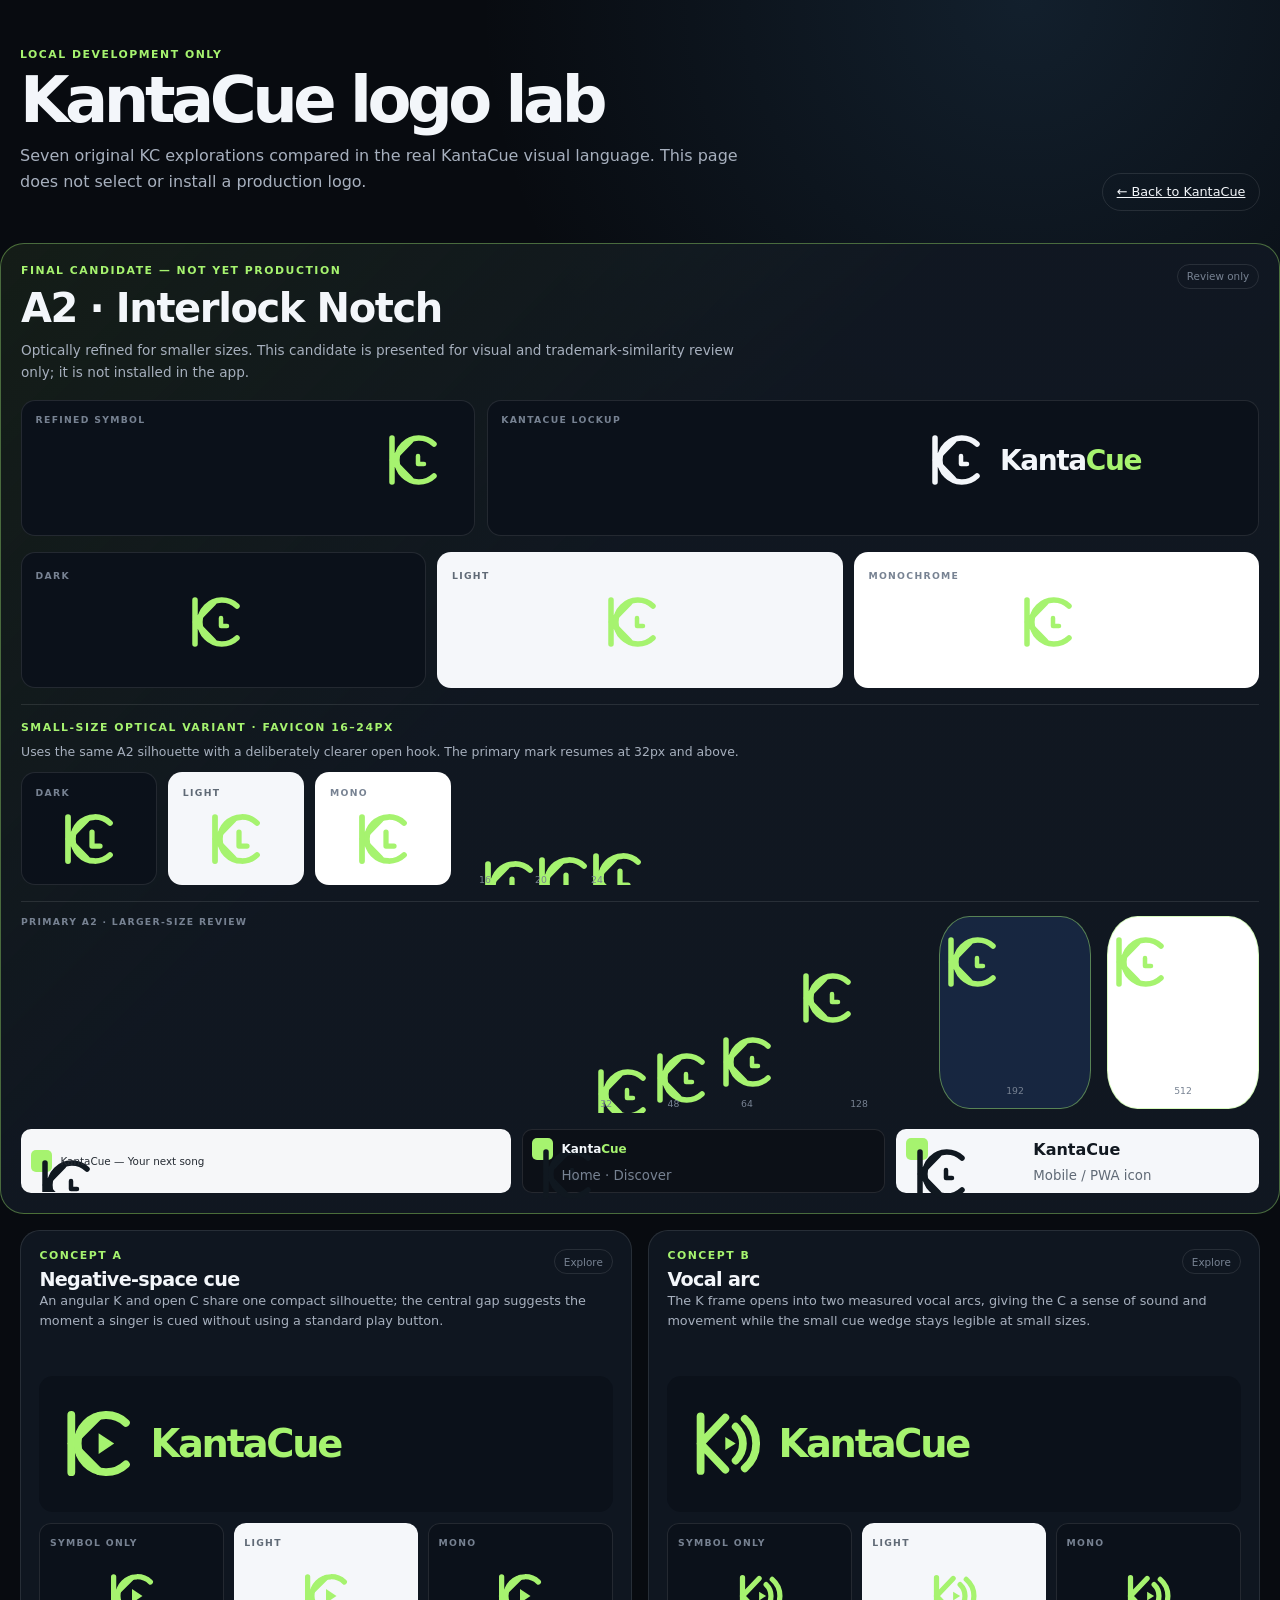
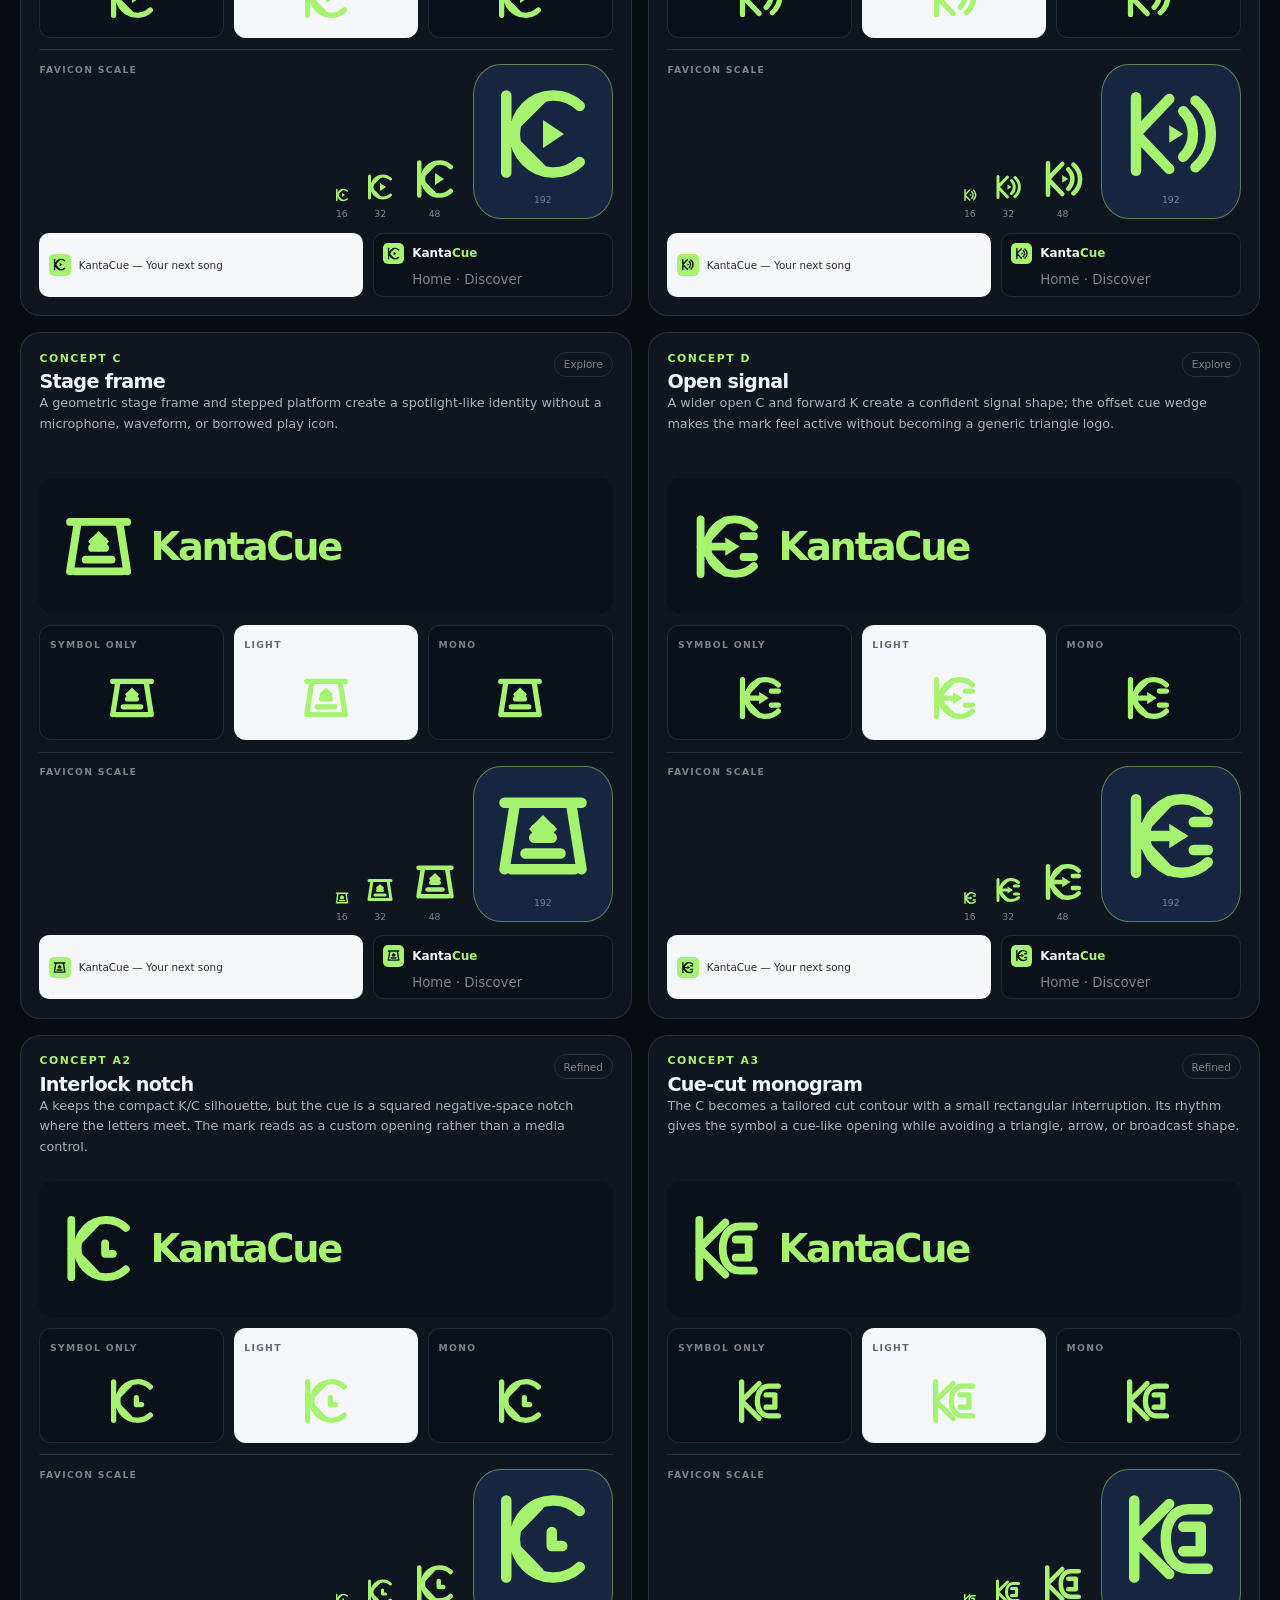
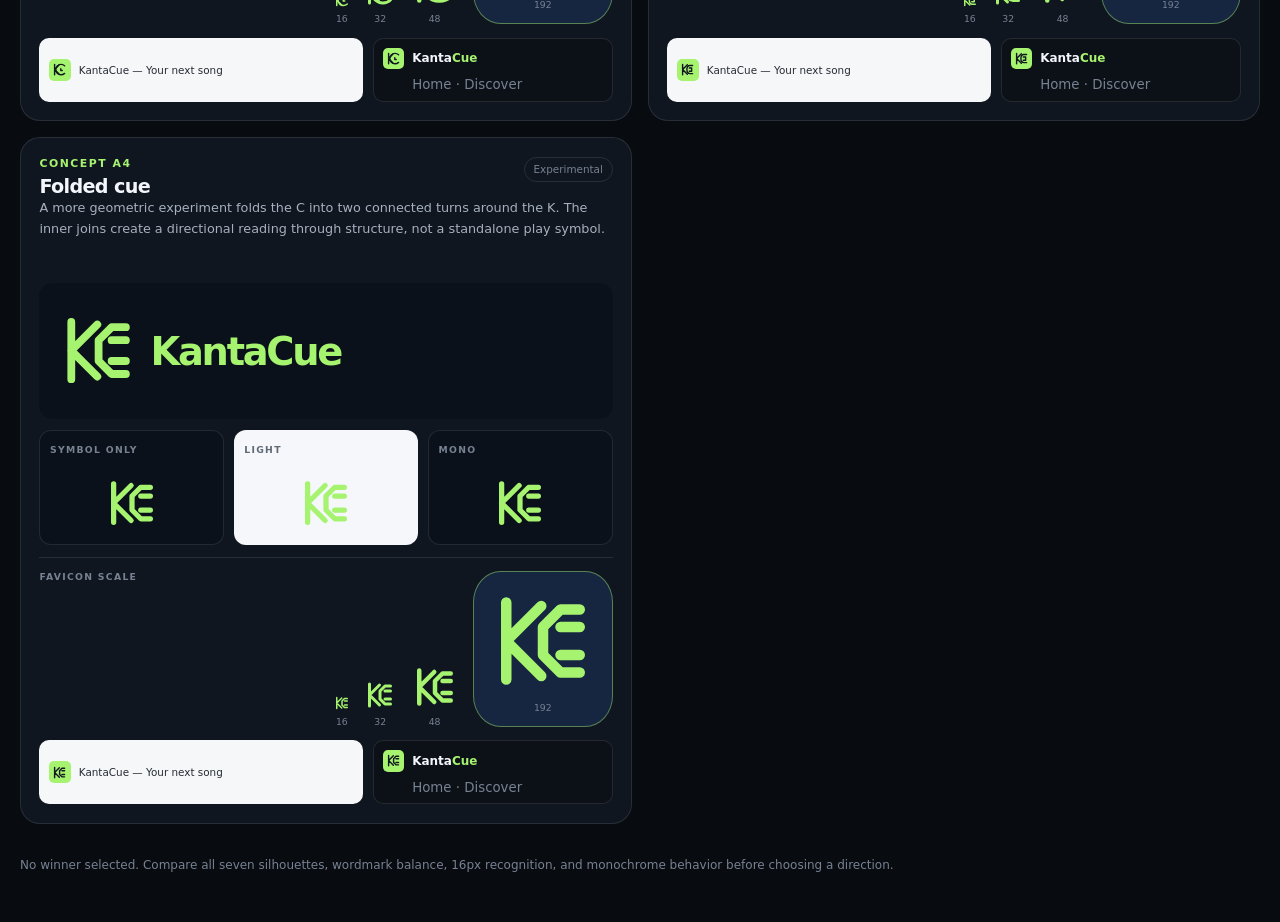
<file: logo-lab.html>
<!doctype html>
<html lang="en">
  <head>
    <meta charset="utf-8" />
    <meta name="viewport" content="width=device-width, initial-scale=1" />
    <meta name="theme-color" content="#080b10" />
    <title>KantaCue Logo Lab — local development</title>
    <link rel="stylesheet" href="styles/logo-lab.css" />
  </head>
  <body>
    <svg class="logo-sprite" aria-hidden="true" focusable="false">
      <defs>
        <symbol id="logo-concept-a" viewBox="0 0 64 64">
          <path class="logo-stroke" d="M11 10v44M11 32 32 11M11 32l21 21" />
          <path class="logo-stroke logo-c-arc" d="M53 16a22 22 0 1 0 0 32" />
          <path class="logo-fill" d="m32 24 12 8-12 8Z" />
        </symbol>
        <symbol id="logo-concept-b" viewBox="0 0 64 64">
          <path class="logo-stroke" d="M12 11v42M12 32 31 12M12 32l19 20" />
          <path class="logo-stroke" d="M39 19a18 18 0 0 1 0 26M46 13a25 25 0 0 1 0 38" />
          <path class="logo-fill" d="m31 27 8 5-8 5Z" />
        </symbol>
        <symbol id="logo-concept-c" viewBox="0 0 64 64">
          <path class="logo-stroke" d="M10 13h44M16 13l-6 38M48 13l6 38M14 51h36" />
          <path class="logo-stroke" d="M22 42h20M27 33h10" />
          <path class="logo-fill" d="m32 20 8 8-8 8-8-8Z" />
          <path class="logo-stroke" d="M28 28h8" />
        </symbol>
        <symbol id="logo-concept-d" viewBox="0 0 64 64">
          <path class="logo-stroke" d="M12 11v42M12 32h18M12 32 31 12M12 32l19 20" />
          <path class="logo-stroke" d="M53 17a21 21 0 1 0 0 30" />
          <path class="logo-stroke" d="M45 24h8M45 40h8" />
          <path class="logo-fill" d="m31 25 11 7-11 7Z" />
        </symbol>
        <symbol id="logo-concept-a2" viewBox="0 0 64 64">
          <path class="logo-stroke" d="M11 10v44M11 32 29.5 13M11 32l18.5 19" />
          <path class="logo-stroke" d="M53 16a22 22 0 1 0 0 32" />
          <path class="logo-stroke" stroke-width="4.5" d="M37 28v8h6" />
        </symbol>
        <symbol id="logo-concept-a3" viewBox="0 0 64 64">
          <path class="logo-stroke" d="M11 10v44M11 32 31 12M11 32l20 20" />
          <path class="logo-stroke" d="M53 15H42c-8 0-13 7-13 17s5 17 13 17h11" />
          <path class="logo-stroke" d="M39 25h10v14H39" />
        </symbol>
        <symbol id="logo-concept-a4" viewBox="0 0 64 64">
          <path class="logo-stroke" d="M11 10v44M11 32 31 12M11 32l20 20" />
          <path class="logo-stroke" d="M53 14H42L32 24v16l10 10h11" />
          <path class="logo-stroke" d="M42 24h11M42 40h11" />
        </symbol>
      </defs>
    </svg>

    <header class="lab-header">
      <div>
        <p class="eyebrow">Local development only</p>
        <h1>KantaCue logo lab</h1>
        <p class="lede">Seven original KC explorations compared in the real KantaCue visual language. This page does not select or install a production logo.</p>
      </div>
      <a class="back-link" href="index.html">← Back to KantaCue</a>
    </header>

    <section class="final-candidate" aria-labelledby="final-candidate-title">
      <div class="final-heading">
        <div><p class="eyebrow">FINAL CANDIDATE — NOT YET PRODUCTION</p><h2 id="final-candidate-title">A2 · Interlock Notch</h2><p class="lede">Optically refined for smaller sizes. This candidate is presented for visual and trademark-similarity review only; it is not installed in the app.</p></div>
        <span class="status-chip">Review only</span>
      </div>
      <div class="final-lockups">
        <div class="final-lockup dark-surface"><span class="preview-label">Refined symbol</span><svg class="final-mark" aria-label="Refined A2 symbol"><use href="assets/brand/kantacue-mark.svg#kantacue-mark"></use></svg></div>
        <div class="final-lockup dark-surface"><span class="preview-label">KantaCue lockup</span><svg class="final-wordmark" aria-label="Refined KantaCue lockup"><use href="assets/brand/kantacue-mark.svg#kantacue-mark" x="0" y="0" width="64" height="64"></use><text x="76" y="42" fill="currentColor" font-family="system-ui, sans-serif" font-size="28" font-weight="750" letter-spacing="-1.4">Kanta<tspan fill="#a6f36f">Cue</tspan></text></svg></div>
      </div>
      <div class="final-previews">
        <div class="final-preview dark-surface"><span class="preview-label">Dark</span><svg class="final-mark" aria-hidden="true"><use href="assets/brand/kantacue-mark.svg#kantacue-mark"></use></svg></div>
        <div class="final-preview final-light"><span class="preview-label">Light</span><svg class="final-mark" aria-hidden="true"><use href="assets/brand/kantacue-mark.svg#kantacue-mark"></use></svg></div>
        <div class="final-preview final-mono"><span class="preview-label">Monochrome</span><svg class="final-mark" aria-hidden="true"><use href="assets/brand/kantacue-mark.svg#kantacue-mark"></use></svg></div>
      </div>
      <div class="small-variant-block"><div><span class="preview-label">Small-size optical variant · favicon 16–24px</span><p>Uses the same A2 silhouette with a deliberately clearer open hook. The primary mark resumes at 32px and above.</p></div><div class="small-variant-row"><div class="final-preview dark-surface"><span class="preview-label">Dark</span><svg class="final-mark final-size-64" aria-hidden="true"><use href="assets/brand/kantacue-mark-small.svg#kantacue-mark-small"></use></svg></div><div class="final-preview final-light"><span class="preview-label">Light</span><svg class="final-mark final-size-64" aria-hidden="true"><use href="assets/brand/kantacue-mark-small.svg#kantacue-mark-small"></use></svg></div><div class="final-preview final-mono"><span class="preview-label">Mono</span><svg class="final-mark final-size-64" aria-hidden="true"><use href="assets/brand/kantacue-mark-small.svg#kantacue-mark-small"></use></svg></div><div class="small-size-item"><svg class="final-mark final-size-16" aria-hidden="true"><use href="assets/brand/kantacue-mark-small.svg#kantacue-mark-small"></use></svg><small>16</small></div><div class="small-size-item"><svg class="final-mark final-size-20" aria-hidden="true"><use href="assets/brand/kantacue-mark-small.svg#kantacue-mark-small"></use></svg><small>20</small></div><div class="small-size-item"><svg class="final-mark final-size-24" aria-hidden="true"><use href="assets/brand/kantacue-mark-small.svg#kantacue-mark-small"></use></svg><small>24</small></div></div></div>
      <div class="final-size-grid" aria-label="Refined A2 primary mark size simulations"><span class="preview-label">Primary A2 · larger-size review</span><div><svg class="final-mark final-size-32" aria-hidden="true"><use href="assets/brand/kantacue-mark.svg#kantacue-mark"></use></svg><small>32</small></div><div><svg class="final-mark final-size-48" aria-hidden="true"><use href="assets/brand/kantacue-mark.svg#kantacue-mark"></use></svg><small>48</small></div><div><svg class="final-mark final-size-64" aria-hidden="true"><use href="assets/brand/kantacue-mark.svg#kantacue-mark"></use></svg><small>64</small></div><div><svg class="final-mark final-size-128" aria-hidden="true"><use href="assets/brand/kantacue-mark.svg#kantacue-mark"></use></svg><small>128</small></div><div class="final-app-icon"><svg class="final-mark final-size-192" aria-hidden="true"><use href="assets/brand/kantacue-mark.svg#kantacue-mark"></use></svg><small>192</small></div><div class="final-app-icon final-app-large"><svg class="final-mark final-size-192" aria-hidden="true"><use href="assets/brand/kantacue-mark.svg#kantacue-mark"></use></svg><small>512</small></div></div>
      <div class="final-contexts"><div class="context-preview browser-tab"><span class="tab-mark"><svg class="logo" aria-hidden="true"><use href="assets/brand/kantacue-mark.svg#kantacue-mark"></use></svg></span><span>KantaCue — Your next song</span></div><div class="context-preview sidebar-mock"><span class="tab-mark"><svg class="logo" aria-hidden="true"><use href="assets/brand/kantacue-mark.svg#kantacue-mark"></use></svg></span><strong>Kanta<span>Cue</span></strong><small>Home · Discover</small></div><div class="context-preview mobile-app-mock"><span class="tab-mark"><svg class="logo" aria-hidden="true"><use href="assets/brand/kantacue-mark.svg#kantacue-mark"></use></svg></span><strong>KantaCue</strong><small>Mobile / PWA icon</small></div></div>
    </section>

    <main class="lab-grid">
      <article class="concept-card" data-concept="a">
        <header class="concept-header"><div><p class="concept-kicker">Concept A</p><h2>Negative-space cue</h2></div><span class="status-chip">Explore</span></header>
        <p class="rationale">An angular K and open C share one compact silhouette; the central gap suggests the moment a singer is cued without using a standard play button.</p>
        <div class="lockup dark-surface"><svg class="logo large" role="img" aria-label="Concept A symbol"><use href="#logo-concept-a"></use></svg><span>Kanta<span>Cue</span></span></div>
        <div class="preview-row">
          <div class="preview-block dark-surface"><span class="preview-label">Symbol only</span><svg class="logo medium" aria-hidden="true"><use href="#logo-concept-a"></use></svg></div>
          <div class="preview-block preview-light"><span class="preview-label">Light</span><svg class="logo medium" aria-hidden="true"><use href="#logo-concept-a"></use></svg></div>
          <div class="preview-block dark-surface mono"><span class="preview-label">Mono</span><svg class="logo medium" aria-hidden="true"><use href="#logo-concept-a"></use></svg></div>
        </div>
        <div class="size-strip" aria-label="Concept A size simulations"><span class="preview-label">Favicon scale</span><div class="size-item"><svg class="logo size-16" aria-hidden="true"><use href="#logo-concept-a"></use></svg><small>16</small></div><div class="size-item"><svg class="logo size-32" aria-hidden="true"><use href="#logo-concept-a"></use></svg><small>32</small></div><div class="size-item"><svg class="logo size-48" aria-hidden="true"><use href="#logo-concept-a"></use></svg><small>48</small></div><div class="size-item app-icon"><svg class="logo size-112" aria-hidden="true"><use href="#logo-concept-a"></use></svg><small>192</small></div></div>
        <div class="context-row"><div class="context-preview browser-tab"><span class="tab-mark"><svg class="logo" aria-hidden="true"><use href="#logo-concept-a"></use></svg></span><span>KantaCue — Your next song</span></div><div class="context-preview sidebar-mock"><span class="tab-mark"><svg class="logo" aria-hidden="true"><use href="#logo-concept-a"></use></svg></span><strong>Kanta<span>Cue</span></strong><small>Home · Discover</small></div></div>
      </article>

      <article class="concept-card" data-concept="b">
        <header class="concept-header"><div><p class="concept-kicker">Concept B</p><h2>Vocal arc</h2></div><span class="status-chip">Explore</span></header>
        <p class="rationale">The K frame opens into two measured vocal arcs, giving the C a sense of sound and movement while the small cue wedge stays legible at small sizes.</p>
        <div class="lockup dark-surface"><svg class="logo large" role="img" aria-label="Concept B symbol"><use href="#logo-concept-b"></use></svg><span>Kanta<span>Cue</span></span></div>
        <div class="preview-row"><div class="preview-block dark-surface"><span class="preview-label">Symbol only</span><svg class="logo medium" aria-hidden="true"><use href="#logo-concept-b"></use></svg></div><div class="preview-block preview-light"><span class="preview-label">Light</span><svg class="logo medium" aria-hidden="true"><use href="#logo-concept-b"></use></svg></div><div class="preview-block dark-surface mono"><span class="preview-label">Mono</span><svg class="logo medium" aria-hidden="true"><use href="#logo-concept-b"></use></svg></div></div>
        <div class="size-strip" aria-label="Concept B size simulations"><span class="preview-label">Favicon scale</span><div class="size-item"><svg class="logo size-16" aria-hidden="true"><use href="#logo-concept-b"></use></svg><small>16</small></div><div class="size-item"><svg class="logo size-32" aria-hidden="true"><use href="#logo-concept-b"></use></svg><small>32</small></div><div class="size-item"><svg class="logo size-48" aria-hidden="true"><use href="#logo-concept-b"></use></svg><small>48</small></div><div class="size-item app-icon"><svg class="logo size-112" aria-hidden="true"><use href="#logo-concept-b"></use></svg><small>192</small></div></div>
        <div class="context-row"><div class="context-preview browser-tab"><span class="tab-mark"><svg class="logo" aria-hidden="true"><use href="#logo-concept-b"></use></svg></span><span>KantaCue — Your next song</span></div><div class="context-preview sidebar-mock"><span class="tab-mark"><svg class="logo" aria-hidden="true"><use href="#logo-concept-b"></use></svg></span><strong>Kanta<span>Cue</span></strong><small>Home · Discover</small></div></div>
      </article>

      <article class="concept-card" data-concept="c">
        <header class="concept-header"><div><p class="concept-kicker">Concept C</p><h2>Stage frame</h2></div><span class="status-chip">Explore</span></header>
        <p class="rationale">A geometric stage frame and stepped platform create a spotlight-like identity without a microphone, waveform, or borrowed play icon.</p>
        <div class="lockup dark-surface"><svg class="logo large" role="img" aria-label="Concept C symbol"><use href="#logo-concept-c"></use></svg><span>Kanta<span>Cue</span></span></div>
        <div class="preview-row"><div class="preview-block dark-surface"><span class="preview-label">Symbol only</span><svg class="logo medium" aria-hidden="true"><use href="#logo-concept-c"></use></svg></div><div class="preview-block preview-light"><span class="preview-label">Light</span><svg class="logo medium" aria-hidden="true"><use href="#logo-concept-c"></use></svg></div><div class="preview-block dark-surface mono"><span class="preview-label">Mono</span><svg class="logo medium" aria-hidden="true"><use href="#logo-concept-c"></use></svg></div></div>
        <div class="size-strip" aria-label="Concept C size simulations"><span class="preview-label">Favicon scale</span><div class="size-item"><svg class="logo size-16" aria-hidden="true"><use href="#logo-concept-c"></use></svg><small>16</small></div><div class="size-item"><svg class="logo size-32" aria-hidden="true"><use href="#logo-concept-c"></use></svg><small>32</small></div><div class="size-item"><svg class="logo size-48" aria-hidden="true"><use href="#logo-concept-c"></use></svg><small>48</small></div><div class="size-item app-icon"><svg class="logo size-112" aria-hidden="true"><use href="#logo-concept-c"></use></svg><small>192</small></div></div>
        <div class="context-row"><div class="context-preview browser-tab"><span class="tab-mark"><svg class="logo" aria-hidden="true"><use href="#logo-concept-c"></use></svg></span><span>KantaCue — Your next song</span></div><div class="context-preview sidebar-mock"><span class="tab-mark"><svg class="logo" aria-hidden="true"><use href="#logo-concept-c"></use></svg></span><strong>Kanta<span>Cue</span></strong><small>Home · Discover</small></div></div>
      </article>

      <article class="concept-card" data-concept="d">
        <header class="concept-header"><div><p class="concept-kicker">Concept D</p><h2>Open signal</h2></div><span class="status-chip">Explore</span></header>
        <p class="rationale">A wider open C and forward K create a confident signal shape; the offset cue wedge makes the mark feel active without becoming a generic triangle logo.</p>
        <div class="lockup dark-surface"><svg class="logo large" role="img" aria-label="Concept D symbol"><use href="#logo-concept-d"></use></svg><span>Kanta<span>Cue</span></span></div>
        <div class="preview-row"><div class="preview-block dark-surface"><span class="preview-label">Symbol only</span><svg class="logo medium" aria-hidden="true"><use href="#logo-concept-d"></use></svg></div><div class="preview-block preview-light"><span class="preview-label">Light</span><svg class="logo medium" aria-hidden="true"><use href="#logo-concept-d"></use></svg></div><div class="preview-block dark-surface mono"><span class="preview-label">Mono</span><svg class="logo medium" aria-hidden="true"><use href="#logo-concept-d"></use></svg></div></div>
        <div class="size-strip" aria-label="Concept D size simulations"><span class="preview-label">Favicon scale</span><div class="size-item"><svg class="logo size-16" aria-hidden="true"><use href="#logo-concept-d"></use></svg><small>16</small></div><div class="size-item"><svg class="logo size-32" aria-hidden="true"><use href="#logo-concept-d"></use></svg><small>32</small></div><div class="size-item"><svg class="logo size-48" aria-hidden="true"><use href="#logo-concept-d"></use></svg><small>48</small></div><div class="size-item app-icon"><svg class="logo size-112" aria-hidden="true"><use href="#logo-concept-d"></use></svg><small>192</small></div></div>
        <div class="context-row"><div class="context-preview browser-tab"><span class="tab-mark"><svg class="logo" aria-hidden="true"><use href="#logo-concept-d"></use></svg></span><span>KantaCue — Your next song</span></div><div class="context-preview sidebar-mock"><span class="tab-mark"><svg class="logo" aria-hidden="true"><use href="#logo-concept-d"></use></svg></span><strong>Kanta<span>Cue</span></strong><small>Home · Discover</small></div></div>
      </article>

      <article class="concept-card" data-concept="a2">
        <header class="concept-header"><div><p class="concept-kicker">Concept A2</p><h2>Interlock notch</h2></div><span class="status-chip">Refined</span></header>
        <p class="rationale">A keeps the compact K/C silhouette, but the cue is a squared negative-space notch where the letters meet. The mark reads as a custom opening rather than a media control.</p>
        <div class="lockup dark-surface"><svg class="logo large" role="img" aria-label="Concept A2 symbol"><use href="#logo-concept-a2"></use></svg><span>Kanta<span>Cue</span></span></div>
        <div class="preview-row"><div class="preview-block dark-surface"><span class="preview-label">Symbol only</span><svg class="logo medium" aria-hidden="true"><use href="#logo-concept-a2"></use></svg></div><div class="preview-block preview-light"><span class="preview-label">Light</span><svg class="logo medium" aria-hidden="true"><use href="#logo-concept-a2"></use></svg></div><div class="preview-block dark-surface mono"><span class="preview-label">Mono</span><svg class="logo medium" aria-hidden="true"><use href="#logo-concept-a2"></use></svg></div></div>
        <div class="size-strip" aria-label="Concept A2 size simulations"><span class="preview-label">Favicon scale</span><div class="size-item"><svg class="logo size-16" aria-hidden="true"><use href="#logo-concept-a2"></use></svg><small>16</small></div><div class="size-item"><svg class="logo size-32" aria-hidden="true"><use href="#logo-concept-a2"></use></svg><small>32</small></div><div class="size-item"><svg class="logo size-48" aria-hidden="true"><use href="#logo-concept-a2"></use></svg><small>48</small></div><div class="size-item app-icon"><svg class="logo size-112" aria-hidden="true"><use href="#logo-concept-a2"></use></svg><small>192</small></div></div>
        <div class="context-row"><div class="context-preview browser-tab"><span class="tab-mark"><svg class="logo" aria-hidden="true"><use href="#logo-concept-a2"></use></svg></span><span>KantaCue — Your next song</span></div><div class="context-preview sidebar-mock"><span class="tab-mark"><svg class="logo" aria-hidden="true"><use href="#logo-concept-a2"></use></svg></span><strong>Kanta<span>Cue</span></strong><small>Home · Discover</small></div></div>
      </article>

      <article class="concept-card" data-concept="a3">
        <header class="concept-header"><div><p class="concept-kicker">Concept A3</p><h2>Cue-cut monogram</h2></div><span class="status-chip">Refined</span></header>
        <p class="rationale">The C becomes a tailored cut contour with a small rectangular interruption. Its rhythm gives the symbol a cue-like opening while avoiding a triangle, arrow, or broadcast shape.</p>
        <div class="lockup dark-surface"><svg class="logo large" role="img" aria-label="Concept A3 symbol"><use href="#logo-concept-a3"></use></svg><span>Kanta<span>Cue</span></span></div>
        <div class="preview-row"><div class="preview-block dark-surface"><span class="preview-label">Symbol only</span><svg class="logo medium" aria-hidden="true"><use href="#logo-concept-a3"></use></svg></div><div class="preview-block preview-light"><span class="preview-label">Light</span><svg class="logo medium" aria-hidden="true"><use href="#logo-concept-a3"></use></svg></div><div class="preview-block dark-surface mono"><span class="preview-label">Mono</span><svg class="logo medium" aria-hidden="true"><use href="#logo-concept-a3"></use></svg></div></div>
        <div class="size-strip" aria-label="Concept A3 size simulations"><span class="preview-label">Favicon scale</span><div class="size-item"><svg class="logo size-16" aria-hidden="true"><use href="#logo-concept-a3"></use></svg><small>16</small></div><div class="size-item"><svg class="logo size-32" aria-hidden="true"><use href="#logo-concept-a3"></use></svg><small>32</small></div><div class="size-item"><svg class="logo size-48" aria-hidden="true"><use href="#logo-concept-a3"></use></svg><small>48</small></div><div class="size-item app-icon"><svg class="logo size-112" aria-hidden="true"><use href="#logo-concept-a3"></use></svg><small>192</small></div></div>
        <div class="context-row"><div class="context-preview browser-tab"><span class="tab-mark"><svg class="logo" aria-hidden="true"><use href="#logo-concept-a3"></use></svg></span><span>KantaCue — Your next song</span></div><div class="context-preview sidebar-mock"><span class="tab-mark"><svg class="logo" aria-hidden="true"><use href="#logo-concept-a3"></use></svg></span><strong>Kanta<span>Cue</span></strong><small>Home · Discover</small></div></div>
      </article>

      <article class="concept-card" data-concept="a4">
        <header class="concept-header"><div><p class="concept-kicker">Concept A4</p><h2>Folded cue</h2></div><span class="status-chip">Experimental</span></header>
        <p class="rationale">A more geometric experiment folds the C into two connected turns around the K. The inner joins create a directional reading through structure, not a standalone play symbol.</p>
        <div class="lockup dark-surface"><svg class="logo large" role="img" aria-label="Concept A4 symbol"><use href="#logo-concept-a4"></use></svg><span>Kanta<span>Cue</span></span></div>
        <div class="preview-row"><div class="preview-block dark-surface"><span class="preview-label">Symbol only</span><svg class="logo medium" aria-hidden="true"><use href="#logo-concept-a4"></use></svg></div><div class="preview-block preview-light"><span class="preview-label">Light</span><svg class="logo medium" aria-hidden="true"><use href="#logo-concept-a4"></use></svg></div><div class="preview-block dark-surface mono"><span class="preview-label">Mono</span><svg class="logo medium" aria-hidden="true"><use href="#logo-concept-a4"></use></svg></div></div>
        <div class="size-strip" aria-label="Concept A4 size simulations"><span class="preview-label">Favicon scale</span><div class="size-item"><svg class="logo size-16" aria-hidden="true"><use href="#logo-concept-a4"></use></svg><small>16</small></div><div class="size-item"><svg class="logo size-32" aria-hidden="true"><use href="#logo-concept-a4"></use></svg><small>32</small></div><div class="size-item"><svg class="logo size-48" aria-hidden="true"><use href="#logo-concept-a4"></use></svg><small>48</small></div><div class="size-item app-icon"><svg class="logo size-112" aria-hidden="true"><use href="#logo-concept-a4"></use></svg><small>192</small></div></div>
        <div class="context-row"><div class="context-preview browser-tab"><span class="tab-mark"><svg class="logo" aria-hidden="true"><use href="#logo-concept-a4"></use></svg></span><span>KantaCue — Your next song</span></div><div class="context-preview sidebar-mock"><span class="tab-mark"><svg class="logo" aria-hidden="true"><use href="#logo-concept-a4"></use></svg></span><strong>Kanta<span>Cue</span></strong><small>Home · Discover</small></div></div>
      </article>
    </main>

    <footer class="lab-footer">No winner selected. Compare all seven silhouettes, wordmark balance, 16px recognition, and monochrome behavior before choosing a direction.</footer>
  </body>
</html>
</file>
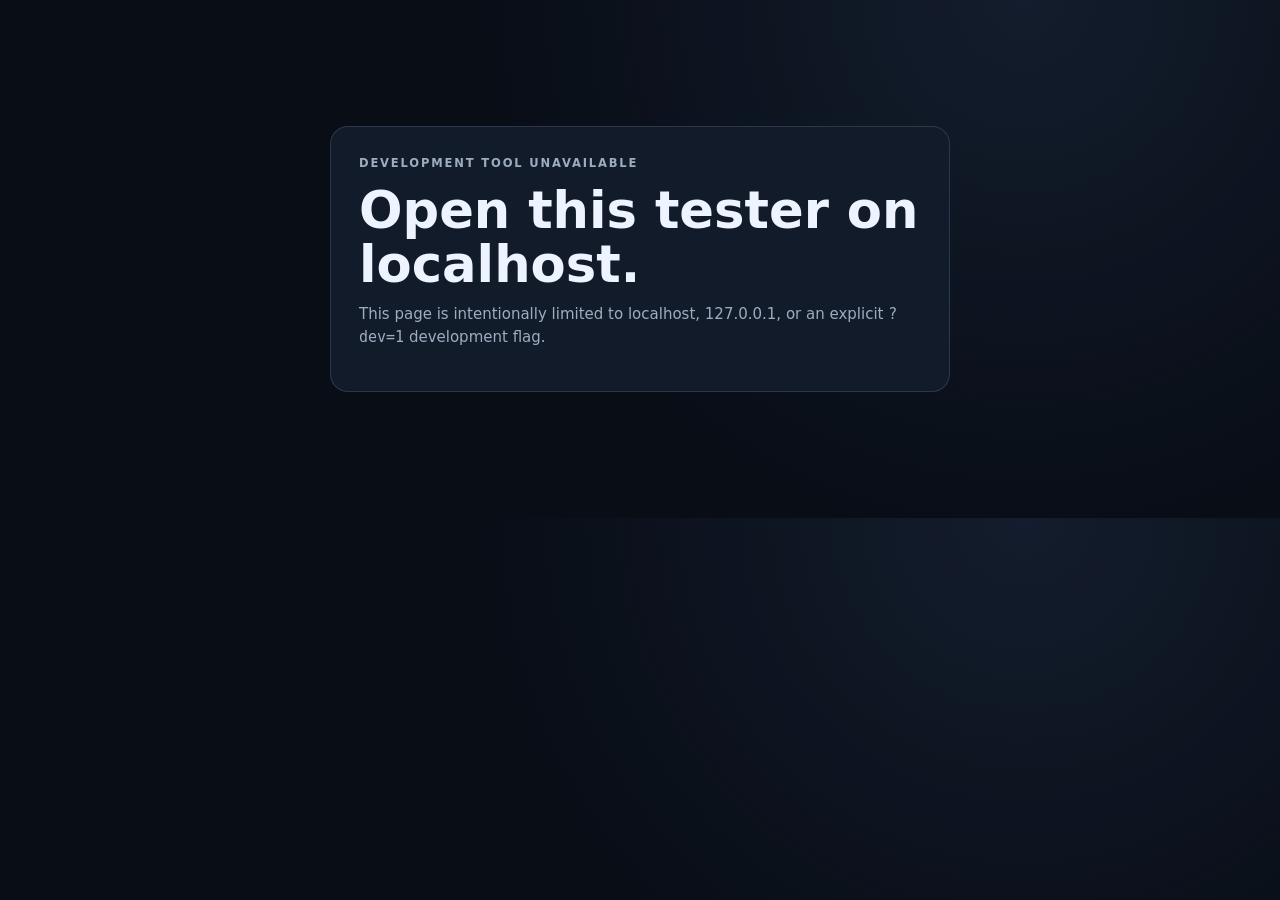
<file: youtube-candidate-tester.html>
<!doctype html>
<html lang="en">
  <head>
    <meta charset="UTF-8" />
    <meta name="viewport" content="width=device-width, initial-scale=1" />
    <meta name="referrer" content="strict-origin-when-cross-origin" />
    <title>KantaCue YouTube Candidate Tester</title>
    <link rel="stylesheet" href="styles/candidate-tester.css?v=1" />
    <script type="module" src="src/candidate-tester.js?v=1"></script>
  </head>
  <body>
    <main class="tester-shell" data-tester-app hidden>
      <header class="tester-header">
        <div>
          <p class="eyebrow">Local development tool</p>
          <h1>Sing King embed candidate tester</h1>
          <p>Uses KantaCue’s real YouTube controller. A technical PASS requires onReady, PLAYING, and 15 seconds of sustained playback.</p>
        </div>
        <span class="dev-badge">No catalog changes</span>
      </header>

      <section class="tester-player" aria-labelledby="tester-player-title">
        <div class="tester-player-copy">
          <p class="eyebrow">Current candidate</p>
          <h2 id="tester-player-title" data-current-title>Choose a candidate</h2>
          <p data-current-meta></p>
          <p class="tester-status" data-status role="status" aria-live="polite">Select Test in player to begin.</p>
          <p class="tester-quality" data-quality>Manual quality: not reviewed</p>
          <div class="tester-actions">
            <button type="button" data-action="next" class="primary-button">Next candidate</button>
            <button type="button" data-action="quality" data-quality-value="good">Quality good</button>
            <button type="button" data-action="quality" data-quality-value="poor">Poor quality</button>
            <button type="button" data-action="quality" data-quality-value="guide-vocals">Guide vocals</button>
            <button type="button" data-action="quality" data-quality-value="wrong-version">Wrong version</button>
            <button type="button" data-action="quality" data-quality-value="other-problem">Other problem</button>
          </div>
        </div>
        <div class="tester-player-frame" data-youtube-mount aria-label="Official YouTube candidate player"></div>
      </section>

      <section class="candidate-list-section" aria-labelledby="candidate-list-title">
        <div class="section-heading">
          <div>
            <p class="eyebrow">Persisted playlist report</p>
            <h2 id="candidate-list-title">35 new candidates</h2>
          </div>
          <p class="progress" data-progress>0 tested</p>
        </div>
        <p class="tester-help">Technical results and manual quality labels stay in this browser only. They are not approvals or promotions.</p>
        <div class="candidate-table-wrap">
          <table class="candidate-table">
            <caption class="sr-only">Sing King candidate embed testing results</caption>
            <thead><tr><th scope="col">Pos.</th><th scope="col">Song</th><th scope="col">Artist</th><th scope="col">Video ID</th><th scope="col">Views</th><th scope="col">Result</th><th scope="col">Action</th></tr></thead>
            <tbody data-candidate-rows></tbody>
          </table>
        </div>
      </section>
    </main>
    <main class="blocked-state" data-blocked-state hidden>
      <p class="eyebrow">Development tool unavailable</p>
      <h1>Open this tester on localhost.</h1>
      <p>This page is intentionally limited to localhost, 127.0.0.1, or an explicit <code>?dev=1</code> development flag.</p>
    </main>
    <div class="tester-toast" data-toast role="status" aria-live="polite"></div>
  </body>
</html>
</file>
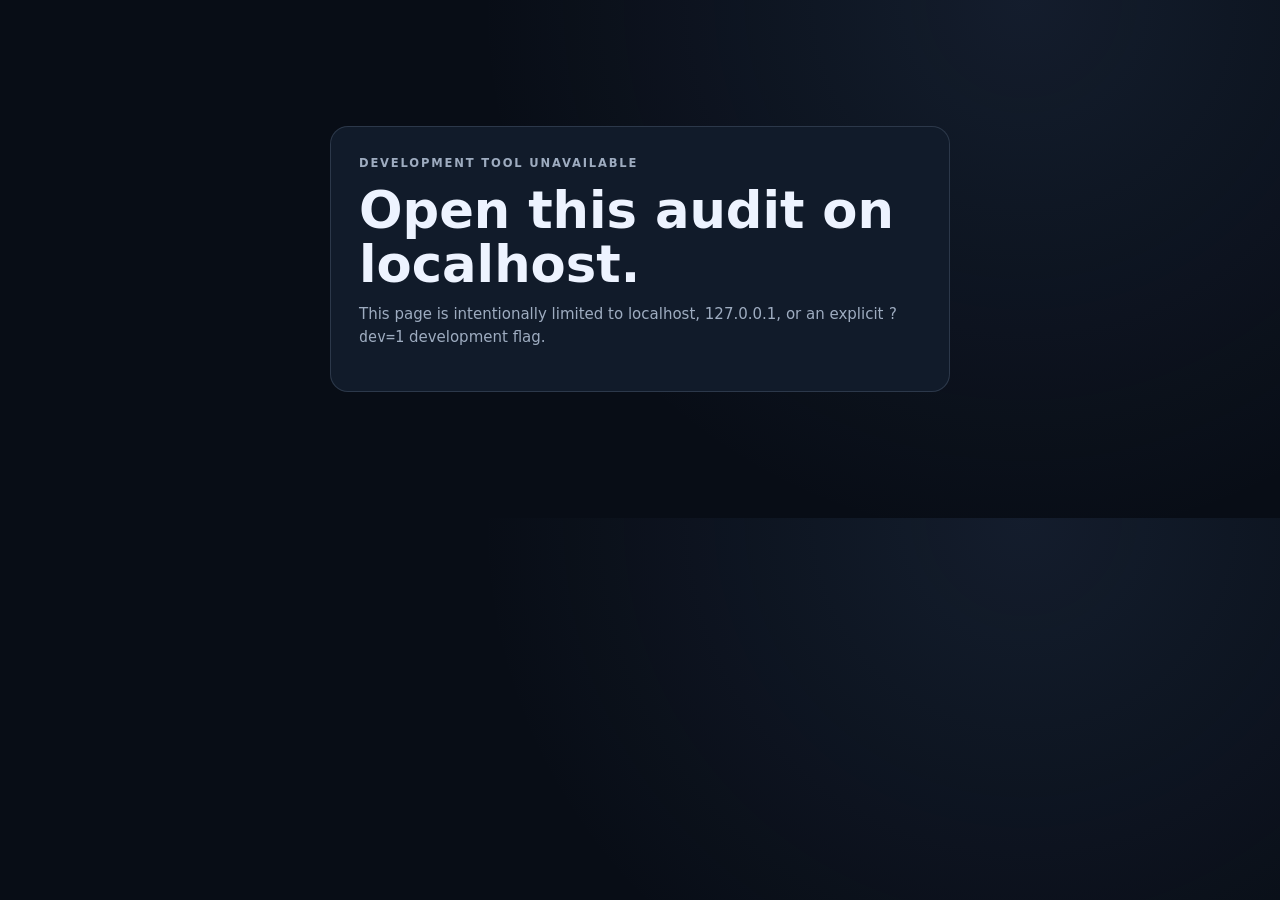
<file: youtube-playability-audit.html>
<!doctype html>
<html lang="en">
  <head>
    <meta charset="utf-8" />
    <meta name="viewport" content="width=device-width, initial-scale=1" />
    <meta name="referrer" content="strict-origin-when-cross-origin" />
    <title>KantaCue Local YouTube Playability Audit</title>
    <link rel="icon" type="image/svg+xml" href="assets/icon-192.svg" />
    <link rel="stylesheet" href="styles/candidate-tester.css?v=1" />
    <script type="module" src="src/full-playability-audit.js?v=1"></script>
  </head>
  <body>
    <main class="tester-shell" data-audit-app hidden>
      <header class="tester-header">
        <div>
          <p class="eyebrow">Local development tool</p>
          <h1>Full catalog playability audit</h1>
          <p>Tests one current catalog video at a time through KantaCue’s real YouTube controller. Metadata and thumbnails never count as playback proof.</p>
        </div>
        <span class="dev-badge">No catalog changes</span>
      </header>
      <section class="tester-player" aria-labelledby="audit-player-title">
        <div class="tester-player-copy">
          <p class="eyebrow">Current assignment</p>
          <h2 id="audit-player-title" data-current-title>Choose a song to test</h2>
          <p data-current-meta></p>
          <p class="tester-status" data-status role="status" aria-live="polite">Select Test in player to begin.</p>
          <div class="tester-actions"><button type="button" data-action="next" class="primary-button">Test next untested</button><button type="button" data-action="mark-inconclusive">Mark inconclusive</button><button type="button" data-action="export">Export report</button></div>
          <label class="audit-note">Operator note <textarea data-audit-note rows="3" placeholder="Optional playback, quality, or region note"></textarea></label>
          <button type="button" data-action="save-note">Save note locally</button>
          <p class="tester-help">PASS requires onReady, the matching official iframe, visible PLAYING state for 15 seconds, at least eight readable playback-time samples, and sustained time progression. READY without PLAYING is recorded separately; PLAYING without progression, a hidden/background page, timeout and player errors remain distinct.</p>
        </div>
        <div class="tester-player-frame" data-youtube-mount aria-label="Official YouTube audit player"></div>
      </section>
      <section class="candidate-list-section" aria-labelledby="audit-list-title">
        <div class="section-heading"><div><p class="eyebrow">Persisted audit manifest</p><h2 id="audit-list-title">Current catalog assignments</h2></div><p class="progress" data-progress>0 tested</p></div>
        <p class="tester-help" data-counts>Loading counts…</p>
        <div class="candidate-table-wrap"><table class="candidate-table"><caption class="sr-only">KantaCue full catalog YouTube playability results</caption><thead><tr><th scope="col">Song ID</th><th scope="col">Song</th><th scope="col">Provider</th><th scope="col">Video ID</th><th scope="col">Views</th><th scope="col">Player result</th><th scope="col">Action</th></tr></thead><tbody data-candidate-rows></tbody></table></div>
      </section>
    </main>
    <main class="blocked-state" data-blocked-state hidden><p class="eyebrow">Development tool unavailable</p><h1>Open this audit on localhost.</h1><p>This page is intentionally limited to localhost, 127.0.0.1, or an explicit <code>?dev=1</code> development flag.</p></main>
    <div class="tester-toast" data-toast role="status" aria-live="polite"></div>
  </body>
</html>
</file>
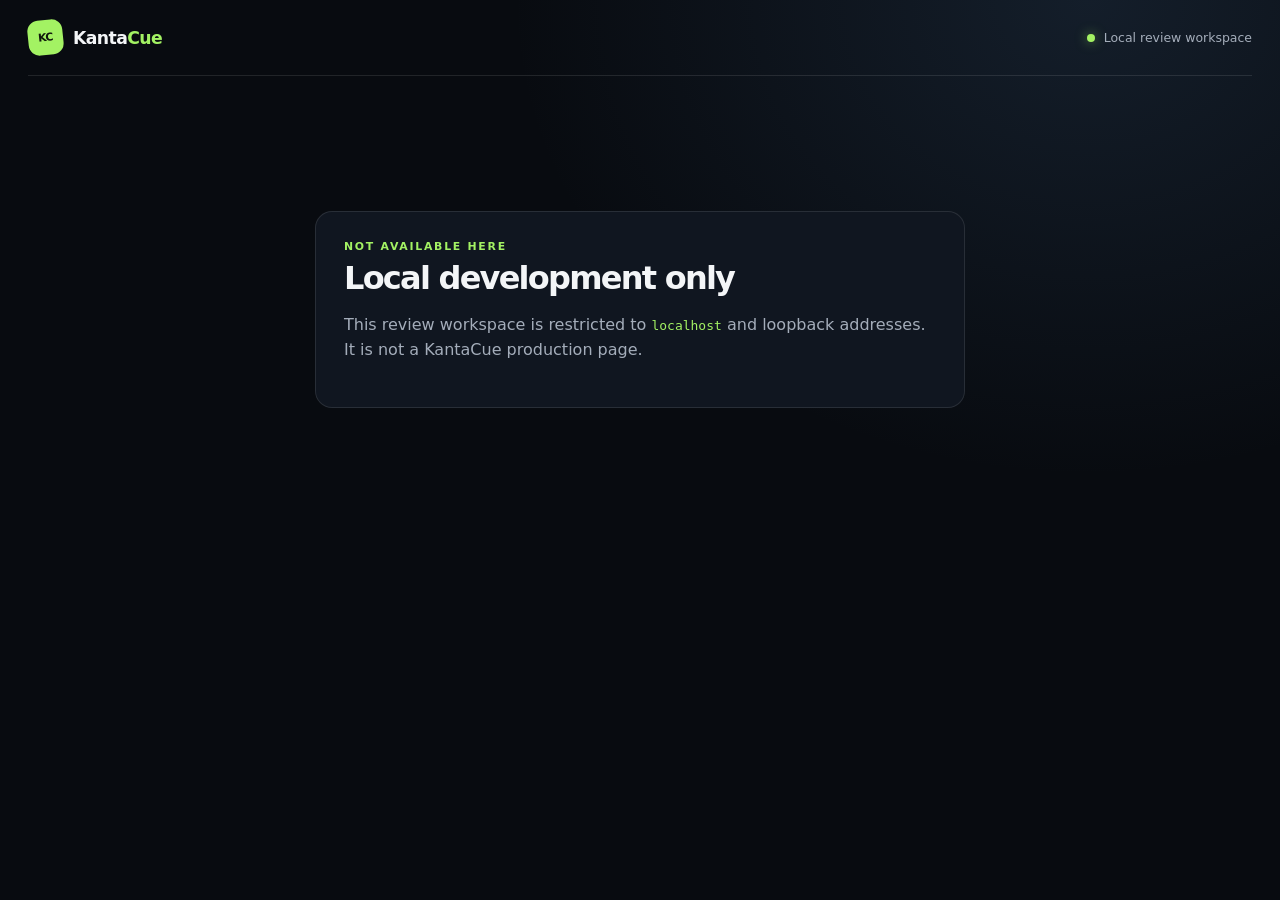
<file: tools/medley-review.html>
<!doctype html>
<html lang="en">
<head>
  <meta charset="utf-8">
  <meta name="viewport" content="width=device-width, initial-scale=1">
  <meta name="referrer" content="strict-origin-when-cross-origin">
  <meta name="robots" content="noindex, nofollow, noarchive">
  <meta name="color-scheme" content="dark">
  <title>Medley Review Workspace · KantaCue</title>
  <link rel="stylesheet" href="medley-review.css">
  <script type="module" src="medley-review.js"></script>
</head>
<body>
  <div class="workspace-shell">
    <header class="workspace-header">
      <div class="wordmark" aria-label="KantaCue local review workspace"><span class="mark" aria-hidden="true">KC</span><span>Kanta<span>Cue</span></span></div>
      <div class="header-label"><span class="local-dot" aria-hidden="true"></span> Local review workspace</div>
    </header>

    <main id="workspace" hidden>
      <section class="intro" aria-labelledby="page-title">
        <div>
          <p class="eyebrow">Collections · private quality review</p>
          <h1 id="page-title">Medley Review Workspace</h1>
          <p class="intro-copy">Listen and inspect each technically verified candidate yourself. Runtime PASS confirms sustained embed playback only—it does not approve audio, lyrics, key, or presentation.</p>
        </div>
        <div class="review-summary" aria-live="polite" aria-label="Review progress">
          <strong id="progress-count">0 / 22</strong><span>reviewed</span>
          <span class="summary-divider" aria-hidden="true"></span>
          <strong id="approved-count">0</strong><span>approved</span>
        </div>
      </section>

      <p id="workspace-status" class="status-message" role="status" aria-live="polite" hidden></p>

      <section class="workspace-tools" aria-label="Review tools">
        <label class="search-label" for="candidate-search">Find a candidate
          <input id="candidate-search" type="search" autocomplete="off" placeholder="Artist, title, provider, or video ID">
        </label>
        <label for="candidate-filter">Show
          <select id="candidate-filter">
            <option value="all">All 22 candidates</option>
            <option value="unreviewed">Not reviewed</option>
            <option value="in-progress">In progress</option>
            <option value="approved">Approved</option>
            <option value="rejected">Rejected</option>
            <option value="needs-another-review">Needs another review</option>
          </select>
        </label>
        <div class="file-actions">
          <button class="button button-secondary" id="export-reviews" type="button">Export JSON</button>
          <button class="button button-secondary" id="import-trigger" type="button">Import JSON</button>
          <input id="import-file" class="visually-hidden" type="file" accept="application/json,.json" tabindex="-1" aria-hidden="true">
        </div>
      </section>

      <div class="review-layout">
        <aside class="candidate-panel" aria-labelledby="candidate-list-title">
          <div class="panel-heading"><div><p class="eyebrow">22 technical passes</p><h2 id="candidate-list-title">Review queue</h2></div><span id="visible-count" class="count-pill">22</span></div>
          <ol id="candidate-list" class="candidate-list" aria-label="Medley candidates ordered for review"></ol>
          <p id="no-results" class="empty-copy" hidden>No candidates match this search.</p>
        </aside>

        <section id="candidate-detail" class="detail-panel" aria-labelledby="candidate-title">
          <div class="detail-empty"><span class="empty-mark" aria-hidden="true">♫</span><h2>Choose a medley to review</h2><p>Your ratings stay in this browser until you export them.</p></div>
        </section>
      </div>

      <footer class="workspace-footer">
        <div><strong>Local only.</strong> Decisions are stored in this browser, never sent to KantaCue or a server.</div>
        <div class="footer-actions">
          <button class="text-button" id="undo-reset" type="button" hidden>Undo last reset</button>
          <button class="text-button danger-text" id="reset-all" type="button">Reset all local reviews</button>
        </div>
      </footer>
      <p class="compliance-note">Official YouTube player only. Playback, ads, controls, and branding remain YouTube’s. No video or audio is downloaded or cached by this workspace.</p>
    </main>

    <main id="access-denied" class="access-denied" hidden>
      <p class="eyebrow">Not available here</p>
      <h1>Local development only</h1>
      <p>This review workspace is restricted to <code>localhost</code> and loopback addresses. It is not a KantaCue production page.</p>
    </main>
  </div>

  <dialog id="confirm-dialog" class="confirm-dialog" aria-labelledby="confirm-title">
    <form method="dialog" class="dialog-card">
      <p class="eyebrow">Confirm local action</p>
      <h2 id="confirm-title">Reset review data?</h2>
      <p id="confirm-copy">The review state will be cleared from this browser. You can undo immediately.</p>
      <div class="dialog-actions"><button class="button button-secondary" value="cancel">Cancel</button><button class="button button-danger" id="confirm-action" value="confirm">Reset</button></div>
    </form>
  </dialog>

  <dialog id="import-dialog" class="confirm-dialog" aria-labelledby="import-title">
    <form method="dialog" class="dialog-card">
      <p class="eyebrow">Validated local import</p>
      <h2 id="import-title">Import review decisions?</h2>
      <p id="import-copy">No changes have been made yet.</p>
      <div class="dialog-actions"><button class="button button-secondary" value="cancel">Cancel</button><button class="button button-primary" id="confirm-import" value="import">Import decisions</button></div>
    </form>
  </dialog>
</body>
</html>
</file>
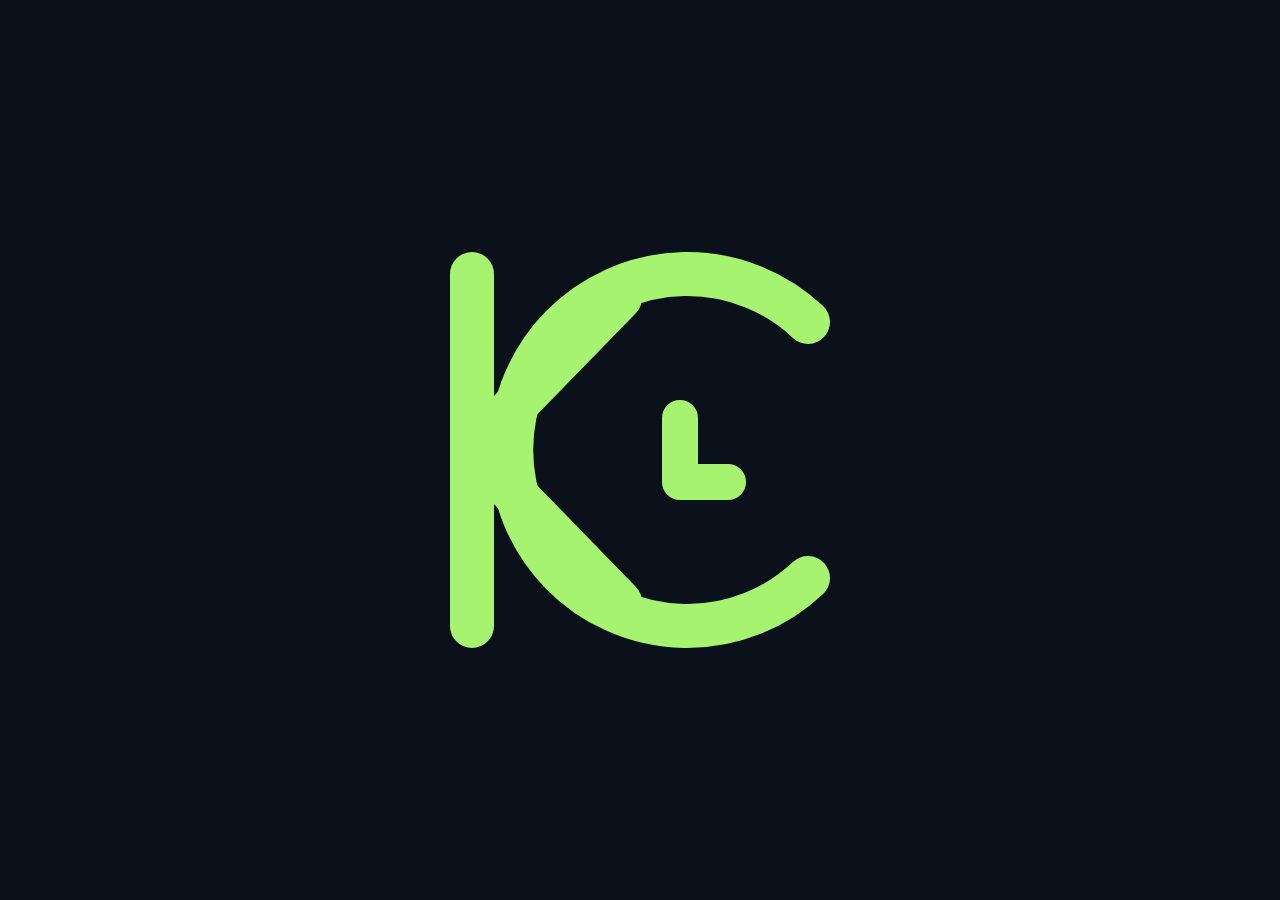
<file: tools/logo-review/render-a2.html>
<!doctype html>
<meta charset="utf-8" />
<style>
  html, body { height: 100%; margin: 0; overflow: hidden; }
  body { align-items: center; background: #0b111a; display: flex; justify-content: center; }
  svg { color: #a6f36f; display: block; height: 512px; width: 512px; }
  body.black { background: #fff; }
  body.black svg { color: #000; }
</style>
<svg viewBox="0 0 64 64" aria-label="KantaCue A2 review mark">
  <use href="../../assets/brand/kantacue-mark.svg#kantacue-mark"></use>
</svg>
<script>if (new URLSearchParams(location.search).get("variant") === "black") document.body.className = "black";</script>
</file>
<file: styles/logo-lab.css>
:root {
  color-scheme: dark;
  --bg: #080b10;
  --surface: #111822;
  --surface-2: #182332;
  --line: rgba(255, 255, 255, .1);
  --text: #f3f6fa;
  --muted: #a7b0be;
  --subtle: #778292;
  --lime: #a6f36f;
  --blue: #78d9ff;
  font-family: Inter, ui-sans-serif, system-ui, -apple-system, BlinkMacSystemFont, "Segoe UI", sans-serif;
}

* { box-sizing: border-box; }
body { margin: 0; min-width: 320px; background: radial-gradient(circle at 80% 0, rgba(65, 125, 175, .18), transparent 34rem), var(--bg); color: var(--text); }
.logo-sprite { height: 0; position: absolute; width: 0; }
.lab-header, .lab-grid, .lab-footer { margin: 0 auto; max-width: 1440px; }
.lab-header { align-items: end; display: flex; gap: 2rem; justify-content: space-between; padding: 3rem 1.25rem 2rem; }
.eyebrow, .concept-kicker, .preview-label { color: var(--lime); font-size: .68rem; font-weight: 800; letter-spacing: .14em; margin: 0 0 .55rem; text-transform: uppercase; }
h1, h2, p { margin-top: 0; }
h1 { font-size: clamp(2rem, 5vw, 4.25rem); letter-spacing: -.07em; line-height: .95; margin-bottom: .8rem; }
h2 { font-size: 1.2rem; letter-spacing: -.035em; margin-bottom: 0; }
.lede, .rationale { color: var(--muted); line-height: 1.6; max-width: 720px; }
.back-link { border: 1px solid var(--line); border-radius: 999px; color: var(--text); font-size: .8rem; padding: .65rem .85rem; white-space: nowrap; }
.back-link:hover, .back-link:focus-visible { border-color: var(--lime); color: var(--lime); }
.final-candidate { background: linear-gradient(135deg, rgba(166, 243, 111, .08), rgba(17, 24, 34, .96) 42%); border: 1px solid rgba(166, 243, 111, .38); border-radius: 24px; margin: 0 auto 1rem; max-width: 1440px; padding: 1.25rem; }
.final-heading { align-items: start; display: flex; gap: 1rem; justify-content: space-between; }
.final-heading h2 { font-size: clamp(1.6rem, 4vw, 2.5rem); margin-bottom: .55rem; }
.final-heading .lede { font-size: .85rem; margin-bottom: 0; }
.final-lockups, .final-previews, .final-contexts { display: grid; gap: .7rem; margin-top: 1rem; }
.final-lockups { grid-template-columns: minmax(0, 1fr) minmax(0, 1.7fr); }
.final-lockup, .final-preview { border: 1px solid var(--line); border-radius: 14px; min-height: 8.5rem; padding: .85rem; }
.final-lockup { align-items: center; display: flex; gap: .8rem; }
.final-lockup .preview-label, .final-preview .preview-label { align-self: start; color: var(--subtle); font-size: .58rem; margin-right: auto; }
.final-mark { color: var(--lime); display: block; fill: none; height: 5rem; overflow: visible; width: 5rem; }
.final-wordmark { color: var(--text); display: block; height: 5rem; overflow: visible; width: min(100%, 20rem); }
.final-previews { grid-template-columns: repeat(3, minmax(0, 1fr)); }
.final-preview { align-items: center; display: flex; flex-direction: column; justify-content: center; }
.final-light { background: #f5f7fa; color: #111820; }
.final-light .preview-label { color: #606a76; }
.final-mono { background: #fff; color: #000; }
.small-variant-block { border-top: 1px solid var(--line); margin-top: 1rem; padding-top: .85rem; }
.small-variant-block > div:first-child { color: var(--muted); font-size: .78rem; line-height: 1.5; }
.small-variant-block p { margin: .35rem 0 0; }
.small-variant-row { align-items: end; display: flex; gap: .7rem; margin-top: .7rem; overflow-x: auto; }
.small-variant-row .final-preview { flex: 0 0 8.5rem; min-height: 6.5rem; }
.small-size-item { align-items: center; display: flex; flex: 0 0 2.8rem; flex-direction: column; gap: .3rem; justify-content: end; }
.small-size-item small { color: var(--subtle); font-size: .58rem; }
.final-size-grid { align-items: end; border-top: 1px solid var(--line); display: flex; gap: 1rem; margin-top: 1rem; min-height: 10rem; overflow-x: auto; padding: .85rem 0 .2rem; }
.final-size-grid > .preview-label { align-self: start; color: var(--subtle); font-size: .58rem; margin-right: auto; }
.final-size-grid > div { align-items: center; display: flex; flex: 0 0 3.2rem; flex-direction: column; gap: .3rem; justify-content: end; }
.final-size-grid small { color: var(--subtle); font-size: .58rem; }
.final-size-16 { height: 16px; width: 16px; }
.final-size-20 { height: 20px; width: 20px; }
.final-size-24 { height: 24px; width: 24px; }
.final-size-32 { height: 32px; width: 32px; }
.final-size-48 { height: 48px; width: 48px; }
.final-size-64 { height: 64px; width: 64px; }
.final-size-128 { height: 128px; width: 128px; }
.final-size-192 { height: 150px; width: 150px; }
.final-app-icon { background: #172640; border: 1px solid rgba(166, 243, 111, .45); border-radius: 20%; min-width: 9.5rem !important; padding: .8rem; }
.final-app-large { background: #fff; color: #000; }
.final-contexts { grid-template-columns: 1.35fr 1fr 1fr; }
.mobile-app-mock { background: #f5f7fa; color: #111820; }
.mobile-app-mock small { color: #606a76; grid-column: 2; }
.lab-grid { display: grid; gap: 1rem; grid-template-columns: repeat(2, minmax(0, 1fr)); padding: 0 1.25rem 2rem; }
.concept-card { background: rgba(17, 24, 34, .92); border: 1px solid var(--line); border-radius: 20px; min-width: 0; overflow: hidden; padding: 1.15rem; }
.concept-header { align-items: start; display: flex; gap: 1rem; justify-content: space-between; }
.concept-kicker { margin-bottom: .35rem; }
.status-chip { border: 1px solid var(--line); border-radius: 999px; color: var(--subtle); font-size: .65rem; padding: .35rem .55rem; }
.rationale { font-size: .8rem; min-height: 4.5rem; }
.lockup { align-items: center; border-radius: 14px; display: flex; font-size: clamp(1.4rem, 4vw, 2.4rem); font-weight: 800; gap: .65rem; letter-spacing: -.06em; min-height: 8.5rem; padding: 1.1rem; }
.lockup > span span, .sidebar-mock strong span { color: var(--lime); }
.dark-surface { background: #0b111a; color: var(--lime); }
.logo { color: var(--lime); display: block; fill: none; height: 2.5rem; overflow: visible; width: 2.5rem; }
.logo.large { height: 5.2rem; width: 5.2rem; }
.logo.medium { height: 3.5rem; width: 3.5rem; }
.logo-stroke { fill: none; stroke: currentColor; stroke-linecap: round; stroke-linejoin: round; stroke-width: 6; }
.logo-fill { fill: currentColor; }
.logo-c-arc { stroke-width: 6; }
.preview-row, .context-row { display: grid; gap: .6rem; grid-template-columns: repeat(3, minmax(0, 1fr)); margin-top: .7rem; }
.preview-block { align-items: center; border: 1px solid var(--line); border-radius: 12px; display: flex; flex-direction: column; gap: .7rem; justify-content: center; min-height: 7.2rem; padding: .6rem; }
.preview-block .preview-label { align-self: start; color: var(--subtle); font-size: .58rem; }
.preview-light { background: #f5f7fa; color: #101820; }
.preview-light .preview-label { color: #606a76; }
.mono { color: #f5f7fa; }
.size-strip { align-items: end; border-top: 1px solid var(--line); display: flex; gap: .9rem; margin-top: .7rem; min-height: 8.5rem; padding: .85rem 0 .15rem; }
.size-strip > .preview-label { align-self: start; color: var(--subtle); font-size: .58rem; margin-right: auto; }
.size-item { align-items: center; display: flex; flex-direction: column; gap: .3rem; justify-content: end; }
.size-item small { color: var(--subtle); font-size: .58rem; }
.size-16 { height: 16px; width: 16px; }
.size-32 { height: 32px; width: 32px; }
.size-48 { height: 48px; width: 48px; }
.size-112 { height: 112px; width: 112px; }
.app-icon { background: #172640; border: 1px solid rgba(166, 243, 111, .45); border-radius: 20%; padding: .8rem; }
.context-row { grid-template-columns: 1.35fr 1fr; }
.context-preview { align-items: center; border: 1px solid var(--line); border-radius: 10px; display: grid; gap: .5rem; min-height: 3.8rem; padding: .55rem; }
.browser-tab { background: #f6f7f9; color: #252b33; font-size: .65rem; grid-template-columns: auto 1fr; overflow: hidden; white-space: nowrap; }
.sidebar-mock { background: #0c1017; grid-template-columns: auto 1fr; }
.sidebar-mock strong { font-size: .75rem; }
.sidebar-mock small { color: var(--subtle); grid-column: 2; }
.tab-mark { align-items: center; background: var(--lime); border-radius: 5px; color: #101820; display: inline-flex; height: 1.35rem; justify-content: center; width: 1.35rem; }
.tab-mark .logo { color: currentColor; height: .95rem; width: .95rem; }
.lab-footer { color: var(--subtle); font-size: .75rem; line-height: 1.5; padding: 0 1.25rem 3rem; }
@media (max-width: 820px) {
  .lab-header { align-items: start; flex-direction: column; gap: 1rem; }
  .final-candidate { margin-inline: 1.25rem; }
  .lab-grid { grid-template-columns: 1fr; }
}
@media (max-width: 480px) {
  .lab-header { padding-top: 2rem; }
  .final-candidate { margin-inline: .8rem; padding: .9rem; }
  .final-heading { flex-direction: column; }
  .final-lockups, .final-previews, .final-contexts { grid-template-columns: 1fr; }
  .final-size-grid { gap: .55rem; overflow-x: auto; }
  .final-size-grid > .preview-label { display: none; }
  .lab-grid { padding-inline: .8rem; }
  .concept-card { padding: .9rem; }
  .preview-row { grid-template-columns: 1fr 1fr; }
  .preview-row .preview-block:last-child { grid-column: 1 / -1; min-height: 5rem; }
  .context-row { grid-template-columns: 1fr; }
  .size-strip { gap: .55rem; }
  .size-strip > .preview-label { display: none; }
}
@media (prefers-reduced-motion: reduce) {
  *, *::before, *::after { scroll-behavior: auto !important; transition-duration: .01ms !important; }
}
</file>
<file: styles/candidate-tester.css>
:root {
  color-scheme: dark;
  --tester-bg: #080d16;
  --tester-panel: #111b2a;
  --tester-panel-strong: #172437;
  --tester-line: rgba(175, 198, 231, .17);
  --tester-text: #edf3ff;
  --tester-muted: #9eacc0;
  --tester-accent: #9af15a;
  --tester-warn: #ffcf67;
  --tester-danger: #ff8e99;
}

* { box-sizing: border-box; }
body { margin: 0; min-width: 320px; background: radial-gradient(circle at 80% 0%, rgba(90, 126, 183, .14), transparent 34rem), var(--tester-bg); color: var(--tester-text); font: 15px/1.5 system-ui, sans-serif; }
button { border: 1px solid var(--tester-line); border-radius: 10px; background: #162235; color: inherit; cursor: pointer; font: inherit; min-height: 42px; padding: .6rem .8rem; }
button:hover, button:focus-visible { border-color: var(--tester-accent); }
button:disabled { cursor: wait; opacity: .55; }
.tester-shell { width: min(1500px, calc(100% - 32px)); margin: 0 auto; padding: 32px 0 64px; }
.tester-header, .tester-player, .section-heading { display: flex; gap: 24px; justify-content: space-between; align-items: flex-start; }
.tester-header { border-bottom: 1px solid var(--tester-line); padding-bottom: 24px; }
h1, h2, p { margin-top: 0; }
h1 { font-size: clamp(1.8rem, 4vw, 3.2rem); line-height: 1.05; margin-bottom: .75rem; }
h2 { margin-bottom: .35rem; }
.tester-header p:not(.eyebrow), .tester-help { color: var(--tester-muted); max-width: 720px; }
.eyebrow { color: var(--tester-accent); font-size: .72rem; font-weight: 800; letter-spacing: .16em; text-transform: uppercase; }
.dev-badge, .progress { color: var(--tester-muted); white-space: nowrap; }
.tester-player { margin: 28px 0 40px; padding: 20px; background: linear-gradient(135deg, rgba(31, 55, 83, .9), rgba(14, 23, 37, .95)); border: 1px solid var(--tester-line); border-radius: 18px; }
.tester-player-copy { flex: 1 1 32%; min-width: 260px; }
.tester-player-copy [data-current-meta], .tester-quality { color: var(--tester-muted); }
.tester-status { color: var(--tester-warn); font-weight: 700; }
.tester-player-frame { width: min(720px, 100%); aspect-ratio: 16 / 9; background: #05080e; border-radius: 12px; overflow: hidden; }
.tester-player-frame iframe { display: block; width: 100%; height: 100%; border: 0; }
.tester-actions { display: flex; flex-wrap: wrap; gap: 8px; }
.primary-button { background: var(--tester-accent); border-color: var(--tester-accent); color: #07100a; font-weight: 800; }
.candidate-list-section { min-width: 0; }
.candidate-table-wrap { overflow-x: auto; border: 1px solid var(--tester-line); border-radius: 14px; background: rgba(17, 27, 42, .82); }
.candidate-table { border-collapse: collapse; width: 100%; min-width: 820px; }
th, td { border-bottom: 1px solid var(--tester-line); padding: .75rem .8rem; text-align: left; vertical-align: middle; }
th { color: var(--tester-muted); font-size: .75rem; letter-spacing: .08em; text-transform: uppercase; }
tr:last-child td { border-bottom: 0; }
td:nth-child(1), td:nth-child(4), td:nth-child(5) { color: var(--tester-muted); font-variant-numeric: tabular-nums; white-space: nowrap; }
.candidate-title { font-weight: 750; }
.candidate-artist { color: var(--tester-muted); font-size: .85rem; }
.result { display: inline-flex; border-radius: 99px; padding: .25rem .55rem; font-size: .75rem; font-weight: 800; white-space: nowrap; }
.result[data-result="PASS"], .result[data-result="PLAYING"] { background: rgba(154, 241, 90, .15); color: var(--tester-accent); }
.result[data-result^="ERROR"], .result[data-result="INCONCLUSIVE"] { background: rgba(255, 142, 153, .14); color: var(--tester-danger); }
.result[data-result="READY"], .result[data-result="LOADING"] { background: rgba(255, 207, 103, .14); color: var(--tester-warn); }
.tester-toast { position: fixed; right: 16px; bottom: 16px; max-width: min(420px, calc(100% - 32px)); padding: .7rem 1rem; border: 1px solid var(--tester-line); border-radius: 10px; background: var(--tester-panel-strong); box-shadow: 0 12px 36px rgba(0, 0, 0, .3); opacity: 0; pointer-events: none; transform: translateY(8px); transition: opacity .16s ease, transform .16s ease; }
.tester-toast.is-visible { opacity: 1; transform: translateY(0); }
.blocked-state { width: min(620px, calc(100% - 32px)); margin: 14vh auto; padding: 28px; border: 1px solid var(--tester-line); border-radius: 18px; background: var(--tester-panel); }
.blocked-state p { color: var(--tester-muted); }
.sr-only { position: absolute; width: 1px; height: 1px; padding: 0; margin: -1px; overflow: hidden; clip: rect(0, 0, 0, 0); white-space: nowrap; border: 0; }
@media (max-width: 800px) { .tester-header, .tester-player { flex-direction: column; } .tester-player-frame { width: 100%; } .dev-badge { white-space: normal; } }
@media (max-width: 480px) { .tester-shell { width: min(100% - 20px, 1500px); padding-top: 20px; } .tester-player { padding: 14px; } .section-heading { gap: 8px; flex-direction: column; } h1 { font-size: 2rem; } }
@media (prefers-reduced-motion: reduce) { .tester-toast { transition: none; } }
</file>
<file: tools/medley-review.css>
:root {
  color-scheme: dark;
  font-family: Inter, ui-sans-serif, system-ui, -apple-system, BlinkMacSystemFont, "Segoe UI", sans-serif;
  --bg: #080b10;
  --surface: #101620;
  --surface-raised: #171f2c;
  --surface-hover: #1d2938;
  --line: rgba(255, 255, 255, .1);
  --text: #f3f5f7;
  --muted: #a4adba;
  --subtle: #818c9b;
  --lime: #a3f263;
  --lime-soft: rgba(163, 242, 99, .1);
  --danger: #ff8d8d;
  --focus: 2px solid var(--lime);
}

* { box-sizing: border-box; }
body { margin: 0; min-width: 320px; background: radial-gradient(ellipse at 85% 0, rgba(67, 105, 147, .2), transparent 36rem), var(--bg); color: var(--text); }
button, input, select { color: inherit; font: inherit; }
button, select, input[type="file"] { cursor: pointer; }
button:focus-visible, input:focus-visible, select:focus-visible, a:focus-visible { outline: var(--focus); outline-offset: 3px; }
h2:focus { outline: var(--focus); outline-offset: 4px; border-radius: 3px; }
[hidden] { display: none !important; }
.visually-hidden { position: absolute; width: 1px; height: 1px; padding: 0; margin: -1px; overflow: hidden; clip: rect(0, 0, 0, 0); white-space: nowrap; border: 0; }

.workspace-shell { width: min(1480px, 100%); min-height: 100vh; margin: 0 auto; padding: 0 28px 32px; }
.workspace-header { min-height: 76px; display: flex; justify-content: space-between; align-items: center; border-bottom: 1px solid var(--line); }
.wordmark { display: inline-flex; align-items: center; gap: 10px; color: var(--text); font-size: 1.08rem; font-weight: 800; letter-spacing: -.035em; text-decoration: none; }
.wordmark > span:last-child > span { color: var(--lime); }
.mark { display: grid; place-items: center; width: 35px; height: 35px; border-radius: 11px; background: var(--lime); color: #11180d; font-size: .68rem; font-weight: 900; transform: rotate(-6deg); }
.header-label { display: inline-flex; align-items: center; gap: 9px; color: var(--muted); font-size: .78rem; }
.local-dot { width: 8px; height: 8px; border-radius: 50%; background: var(--lime); box-shadow: 0 0 12px rgba(163,242,99,.55); }

.intro { display: flex; align-items: end; justify-content: space-between; gap: 24px; padding: 38px 0 26px; }
.eyebrow { margin: 0 0 9px; color: var(--lime); font-size: .68rem; font-weight: 850; letter-spacing: .16em; text-transform: uppercase; }
h1, h2, h3, p { overflow-wrap: anywhere; }
h1 { margin: 0; font-size: clamp(1.8rem, 4vw, 2.7rem); letter-spacing: -.055em; line-height: 1.05; }
.intro-copy { max-width: 760px; margin: 13px 0 0; color: var(--muted); font-size: .94rem; line-height: 1.65; }
.review-summary { display: grid; grid-template-columns: auto auto auto auto; align-items: baseline; gap: 4px 8px; flex: 0 0 auto; padding: 14px 17px; border: 1px solid var(--line); border-radius: 14px; background: rgba(16,22,32,.8); color: var(--subtle); font-size: .74rem; }
.review-summary strong { color: var(--text); font-size: 1.05rem; }
.summary-divider { height: 20px; width: 1px; margin: 0 5px; background: var(--line); }

.status-message { margin: 0 0 16px; padding: 11px 14px; border: 1px solid rgba(163,242,99,.25); border-radius: 11px; background: var(--lime-soft); color: var(--text); font-size: .85rem; line-height: 1.45; }
.status-message.is-error { border-color: rgba(255,141,141,.4); background: rgba(255,141,141,.08); }
.workspace-tools { display: grid; grid-template-columns: minmax(220px, 1fr) minmax(160px, 220px) auto; align-items: end; gap: 12px; padding: 14px; border: 1px solid var(--line); border-radius: 15px; background: rgba(16,22,32,.82); }
.workspace-tools > label, .meta-field { display: grid; gap: 7px; color: var(--muted); font-size: .73rem; font-weight: 700; }
input[type="search"], input[type="text"], select { width: 100%; min-width: 0; min-height: 44px; padding: 0 12px; border: 1px solid var(--line); border-radius: 10px; background: #0b1018; color: var(--text); }
input::placeholder { color: #738092; }
.file-actions, .footer-actions, .dialog-actions { display: flex; flex-wrap: wrap; align-items: center; gap: 8px; }
.button { display: inline-flex; align-items: center; justify-content: center; min-height: 44px; padding: 0 15px; border: 1px solid transparent; border-radius: 10px; font-size: .79rem; font-weight: 800; text-align: center; transition: background-color .16s ease, border-color .16s ease, transform .16s ease; }
.button:hover:not(:disabled) { transform: translateY(-1px); }
.button:disabled { cursor: not-allowed; opacity: .45; }
.button-primary { background: var(--lime); color: #12190e; }
.button-primary:hover:not(:disabled) { background: #b5ff78; }
.button-secondary { border-color: var(--line); background: #141c28; color: var(--text); }
.button-secondary:hover:not(:disabled) { border-color: rgba(163,242,99,.45); background: var(--surface-hover); }
.button-danger { background: #b84545; color: #fff; }

.review-layout { display: grid; grid-template-columns: minmax(260px, 330px) minmax(0, 1fr); align-items: start; gap: 16px; margin-top: 16px; }
.candidate-panel, .detail-panel { min-width: 0; border: 1px solid var(--line); border-radius: 16px; background: rgba(16,22,32,.9); }
.candidate-panel { position: sticky; top: 16px; max-height: calc(100vh - 32px); overflow: auto; }
.panel-heading { display: flex; justify-content: space-between; align-items: center; padding: 17px 17px 12px; }
.panel-heading .eyebrow { margin-bottom: 4px; }
.panel-heading h2 { margin: 0; font-size: 1.03rem; letter-spacing: -.025em; }
.count-pill, .status-pill { display: inline-flex; justify-content: center; align-items: center; min-height: 26px; padding: 3px 9px; border: 1px solid var(--line); border-radius: 999px; color: var(--muted); font-size: .68rem; font-weight: 800; white-space: nowrap; }
.candidate-list { display: grid; gap: 5px; margin: 0; padding: 0 9px 11px; list-style: none; }
.candidate-choice { display: grid; grid-template-columns: 27px minmax(0, 1fr); gap: 10px; align-items: start; width: 100%; min-height: 62px; padding: 10px; border: 1px solid transparent; border-radius: 11px; background: transparent; color: var(--text); text-align: left; }
.candidate-choice:hover { background: #141d29; }
.candidate-choice[aria-current="true"] { border-color: rgba(163,242,99,.32); background: var(--lime-soft); }
.candidate-order { display: grid; place-items: center; min-height: 25px; border-radius: 8px; background: #202b38; color: var(--lime); font-size: .68rem; font-weight: 850; }
.candidate-choice-copy { min-width: 0; display: grid; gap: 4px; }
.candidate-choice-copy strong { font-size: .8rem; line-height: 1.3; }
.candidate-choice-copy span { color: var(--muted); font-size: .69rem; }
.candidate-choice-copy .list-state { color: var(--lime); font-size: .63rem; font-weight: 800; letter-spacing: .04em; text-transform: uppercase; }
.empty-copy { padding: 0 17px 18px; color: var(--muted); font-size: .82rem; }

.detail-panel { padding: clamp(16px, 2.2vw, 25px); }
.detail-empty { display: grid; min-height: 430px; align-content: center; justify-items: center; text-align: center; }
.empty-mark { display: grid; place-items: center; width: 54px; height: 54px; margin-bottom: 18px; border: 1px solid rgba(163,242,99,.35); border-radius: 50%; color: var(--lime); font-size: 1.5rem; }
.detail-empty h2 { margin: 0; font-size: 1.35rem; }
.detail-empty p { max-width: 340px; color: var(--muted); line-height: 1.5; }
.candidate-heading { display: flex; justify-content: space-between; gap: 16px; align-items: flex-start; }
.candidate-heading h2 { margin: 0; font-size: clamp(1.4rem, 2.6vw, 2rem); letter-spacing: -.045em; line-height: 1.13; }
.candidate-subtitle { margin: 7px 0 0; color: var(--muted); font-size: .88rem; }
.candidate-provider { margin: 4px 0 0; color: var(--subtle); font-size: .77rem; }
.status-runtime { border-color: rgba(163,242,99,.35); background: var(--lime-soft); color: var(--lime); }
.status-approved { border-color: rgba(163,242,99,.45); color: var(--lime); }
.status-rejected { border-color: rgba(255,141,141,.4); color: var(--danger); }
.status-review { color: #ffd58a; }
.metadata-strip { display: flex; flex-wrap: wrap; gap: 8px; margin: 17px 0; }
.metadata-item { display: inline-flex; gap: 6px; align-items: center; min-height: 31px; padding: 5px 9px; border: 1px solid var(--line); border-radius: 9px; background: #0d131c; color: var(--muted); font-size: .7rem; }
.metadata-item strong { color: var(--text); font-weight: 750; }
.runtime-note { margin: 0 0 16px; padding: 10px 12px; border-left: 2px solid var(--lime); background: rgba(163,242,99,.055); color: var(--muted); font-size: .76rem; line-height: 1.5; }
.player-actions { display: flex; align-items: center; flex-wrap: wrap; gap: 10px; margin: 14px 0 8px; }
.player-hint { margin: 0; color: var(--subtle); font-size: .71rem; }
.player-frame { width: 100%; aspect-ratio: 16 / 9; border: 1px solid var(--line); border-radius: 12px; background: #020407; }
.player-placeholder { display: grid; place-items: center; width: 100%; aspect-ratio: 16 / 9; border: 1px dashed rgba(255,255,255,.15); border-radius: 12px; background: radial-gradient(circle at center, rgba(47,68,91,.45), #060a11 70%); color: var(--muted); text-align: center; }
.player-placeholder p { max-width: 360px; padding: 0 20px; font-size: .84rem; line-height: 1.55; }
.section-details, .duplicate-details { margin: 14px 0; padding: 14px; border: 1px solid var(--line); border-radius: 12px; background: #0c121a; }
.section-details h3, .duplicate-details h3 { margin: 0 0 9px; font-size: .85rem; }
.section-list { display: flex; flex-wrap: wrap; gap: 7px; margin: 0; padding: 0; list-style: none; }
.section-list li { max-width: 100%; padding: 6px 9px; border: 1px solid var(--line); border-radius: 8px; color: var(--muted); font-size: .73rem; overflow-wrap: anywhere; }
.section-unknown { margin: 0; color: var(--muted); font-size: .82rem; }
.section-source { margin: 10px 0 0; color: var(--subtle); font-size: .67rem; }
.duplicate-details { border-color: rgba(255,213,138,.22); }
.duplicate-details h3 { color: #ffd58a; }
.duplicate-details ul { display: grid; gap: 6px; margin: 0; padding-left: 19px; color: var(--muted); font-size: .75rem; line-height: 1.45; }
.evidence-copy { color: var(--muted); font-size: .76rem; line-height: 1.55; }
.evidence-copy summary { cursor: pointer; color: var(--text); font-weight: 750; }
.evidence-copy p { margin: 8px 0 0; }

.review-form { margin-top: 18px; padding-top: 18px; border-top: 1px solid var(--line); }
.review-form h3 { margin: 0 0 4px; font-size: 1rem; }
.form-description { margin: 0 0 14px; color: var(--muted); font-size: .77rem; line-height: 1.45; }
.quality-grid { display: grid; grid-template-columns: repeat(2, minmax(0, 1fr)); gap: 10px; }
.quality-field { min-width: 0; padding: 11px; border: 1px solid var(--line); border-radius: 11px; background: #0d131c; }
.quality-field label { display: block; margin-bottom: 7px; color: var(--muted); font-size: .72rem; font-weight: 750; }
.quality-field select { min-height: 42px; }
.collection-metadata { display: grid; grid-template-columns: minmax(140px, .65fr) minmax(0, 1.35fr); gap: 10px; margin-top: 12px; }
.decision-panel { display: flex; justify-content: space-between; align-items: center; gap: 12px; margin-top: 14px; padding: 13px; border: 1px solid var(--line); border-radius: 12px; background: #0d131c; }
.decision-copy { display: grid; gap: 4px; color: var(--muted); font-size: .72rem; }
.decision-copy strong { color: var(--text); font-size: .82rem; }
.decision-actions { display: flex; flex-wrap: wrap; justify-content: end; gap: 7px; }
.decision-actions .button { min-height: 44px; padding: 0 11px; font-size: .73rem; }
.text-button { min-height: 44px; padding: 0 10px; border: 1px solid transparent; border-radius: 8px; background: transparent; color: var(--muted); font-size: .75rem; font-weight: 750; }
.text-button:hover { border-color: var(--line); background: #121a25; color: var(--text); }
.danger-text { color: #ef9d9d; }
.candidate-reset { margin-left: auto; }

.workspace-footer { display: flex; justify-content: space-between; align-items: center; gap: 14px; margin-top: 18px; padding: 15px 2px 0; border-top: 1px solid var(--line); color: var(--muted); font-size: .72rem; }
.workspace-footer strong { color: var(--text); }
.compliance-note { max-width: 900px; margin: 9px 0 0; color: var(--subtle); font-size: .68rem; line-height: 1.45; }
.access-denied { width: min(650px, 100%); margin: 15vh auto; padding: 28px; border: 1px solid var(--line); border-radius: 17px; background: var(--surface); }
.access-denied h1 { font-size: 2rem; }
.access-denied p:last-child { color: var(--muted); line-height: 1.6; }
.access-denied code { color: var(--lime); }

.confirm-dialog { width: min(440px, calc(100vw - 28px)); max-height: min(86vh, 680px); padding: 0; border: 1px solid var(--line); border-radius: 16px; background: #131b27; color: var(--text); box-shadow: 0 24px 80px rgba(0,0,0,.55); }
.confirm-dialog::backdrop { background: rgba(2,5,8,.76); }
.dialog-card { padding: 22px; }
.dialog-card h2 { margin: 0; font-size: 1.25rem; }
.dialog-card p:not(.eyebrow) { color: var(--muted); font-size: .84rem; line-height: 1.55; }
.dialog-actions { justify-content: end; margin-top: 18px; }

@media (max-width: 900px) {
  .workspace-shell { padding-right: 18px; padding-left: 18px; }
  .review-layout { grid-template-columns: minmax(0, 1fr); }
  .candidate-panel { position: static; max-height: 330px; }
  .candidate-list { grid-template-columns: repeat(2, minmax(0, 1fr)); }
  .workspace-tools { grid-template-columns: minmax(0, 1fr) minmax(140px, .55fr); }
  .file-actions { grid-column: 1 / -1; }
}

@media (max-width: 560px) {
  .workspace-shell { padding: 0 12px 22px; }
  .workspace-header { min-height: 64px; }
  .header-label { font-size: .67rem; }
  .intro { align-items: flex-start; flex-direction: column; gap: 13px; padding: 25px 2px 17px; }
  .intro-copy { margin-top: 10px; font-size: .86rem; }
  .review-summary { align-self: stretch; justify-content: start; }
  .workspace-tools { grid-template-columns: minmax(0, 1fr); gap: 10px; padding: 11px; }
  .file-actions { grid-column: auto; display: grid; grid-template-columns: 1fr 1fr; }
  .file-actions > * { width: 100%; }
  .candidate-list { grid-template-columns: minmax(0, 1fr); }
  .candidate-panel { max-height: 300px; }
  .detail-panel { padding: 14px; }
  .candidate-heading { align-items: flex-start; flex-direction: column; gap: 9px; }
  .quality-grid, .collection-metadata { grid-template-columns: minmax(0, 1fr); }
  .decision-panel { align-items: stretch; flex-direction: column; }
  .decision-actions { justify-content: stretch; }
  .decision-actions .button { flex: 1 1 30%; }
  .workspace-footer { align-items: flex-start; flex-direction: column; }
  .footer-actions { width: 100%; justify-content: space-between; }
}

@media (prefers-reduced-motion: reduce) {
  *, *::before, *::after { scroll-behavior: auto !important; transition-duration: .01ms !important; animation-duration: .01ms !important; animation-iteration-count: 1 !important; }
}
</file>
